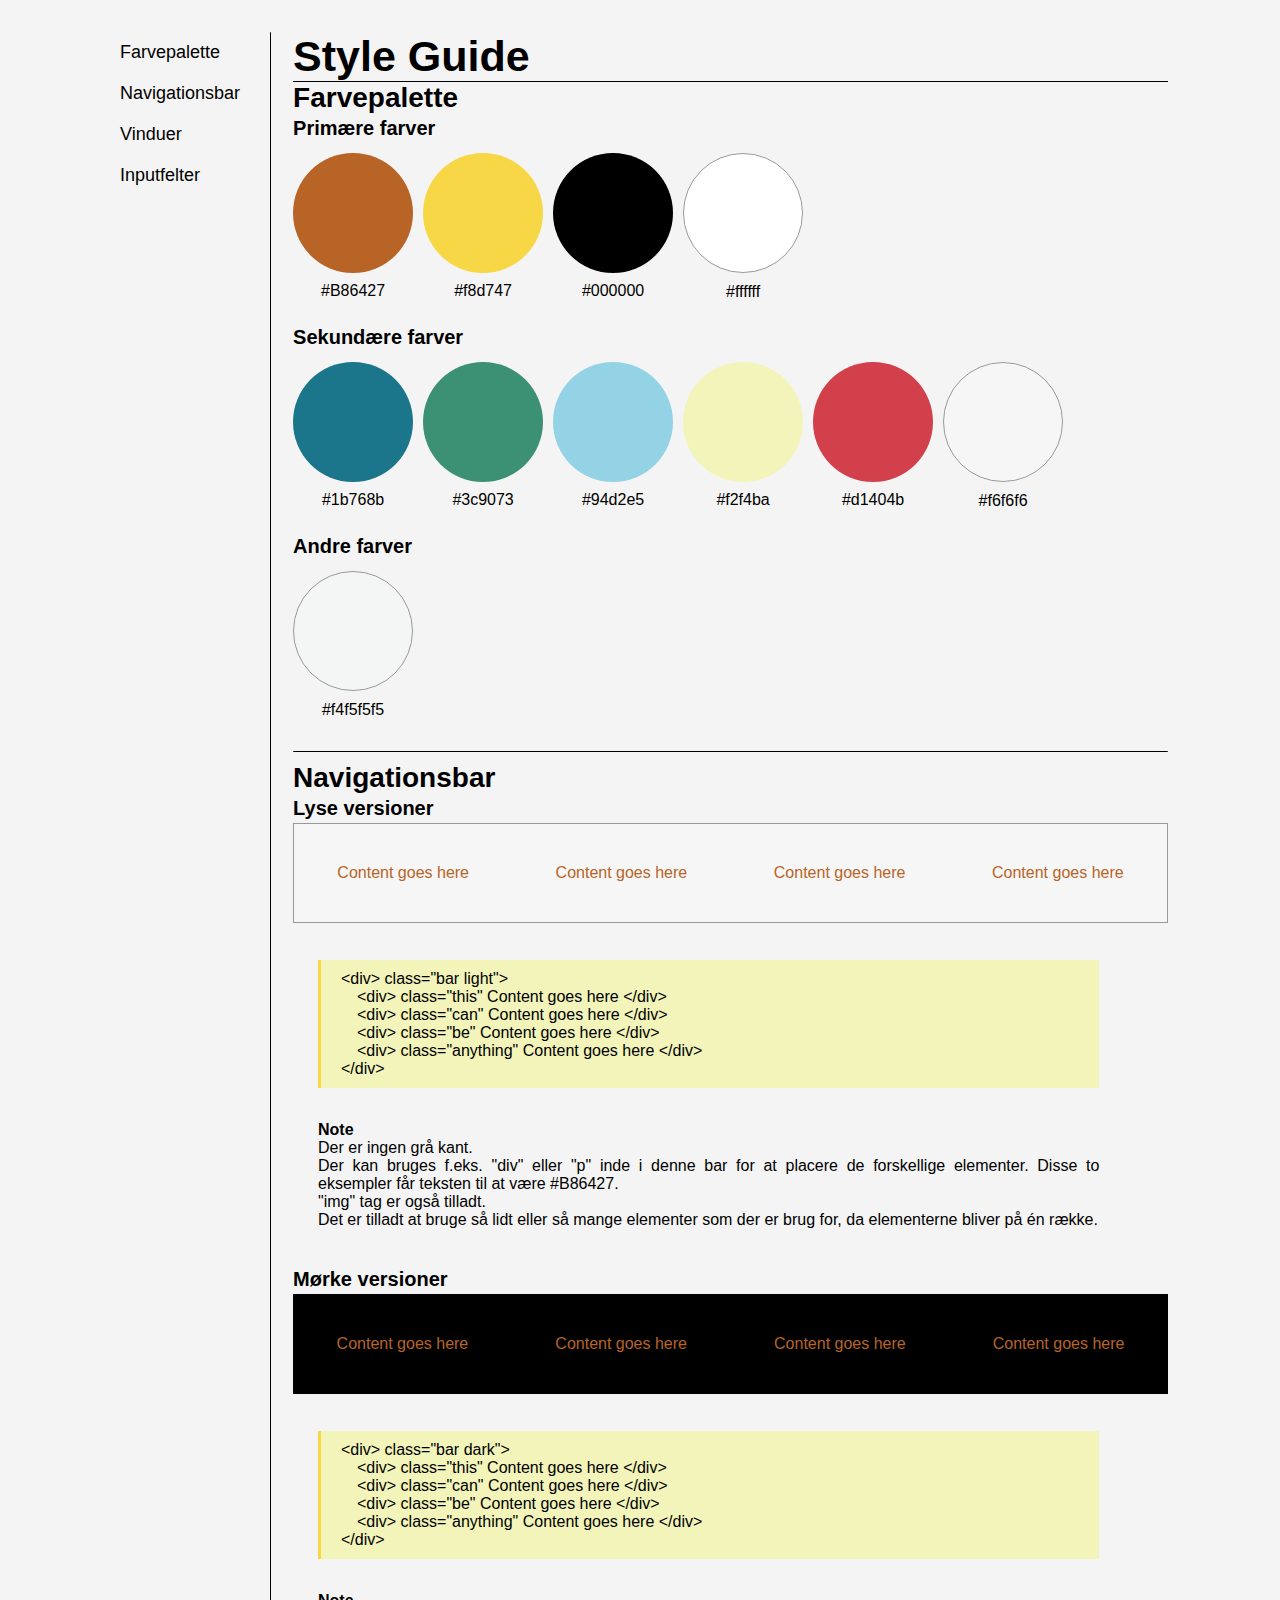
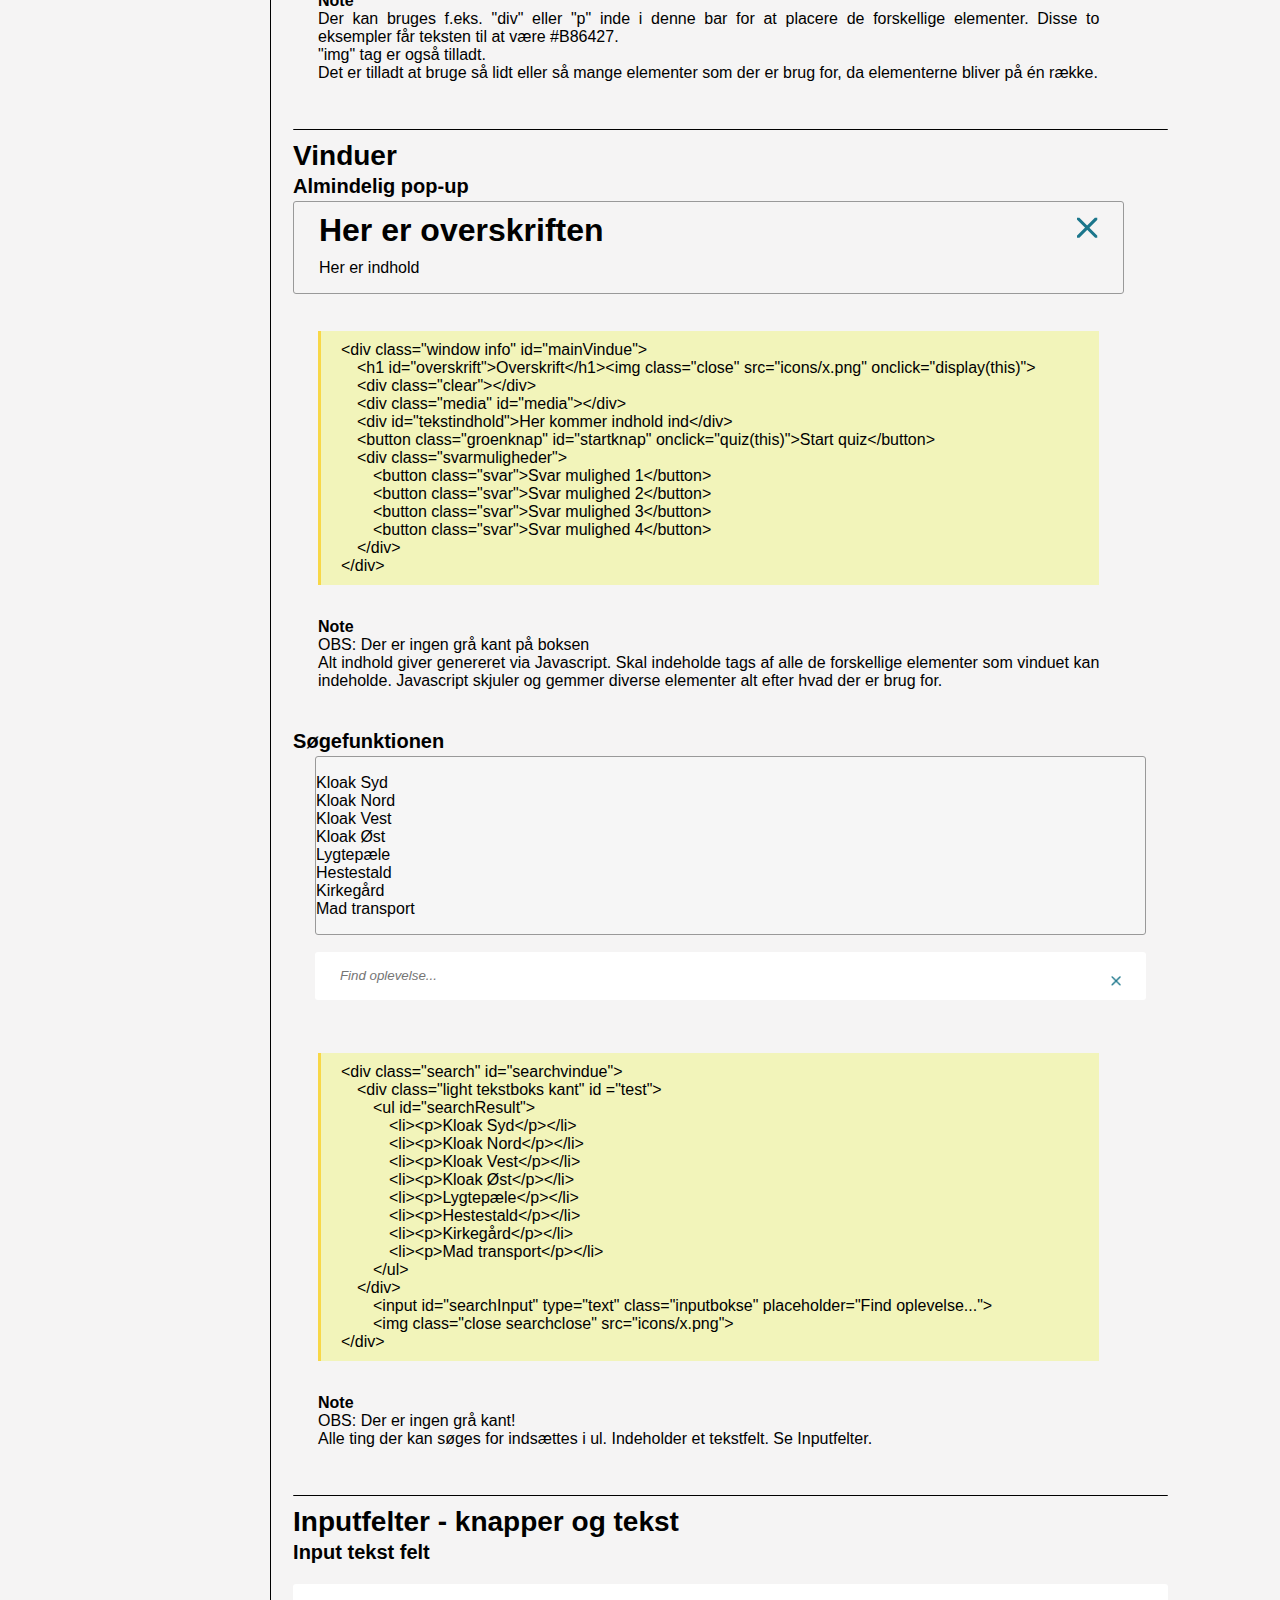
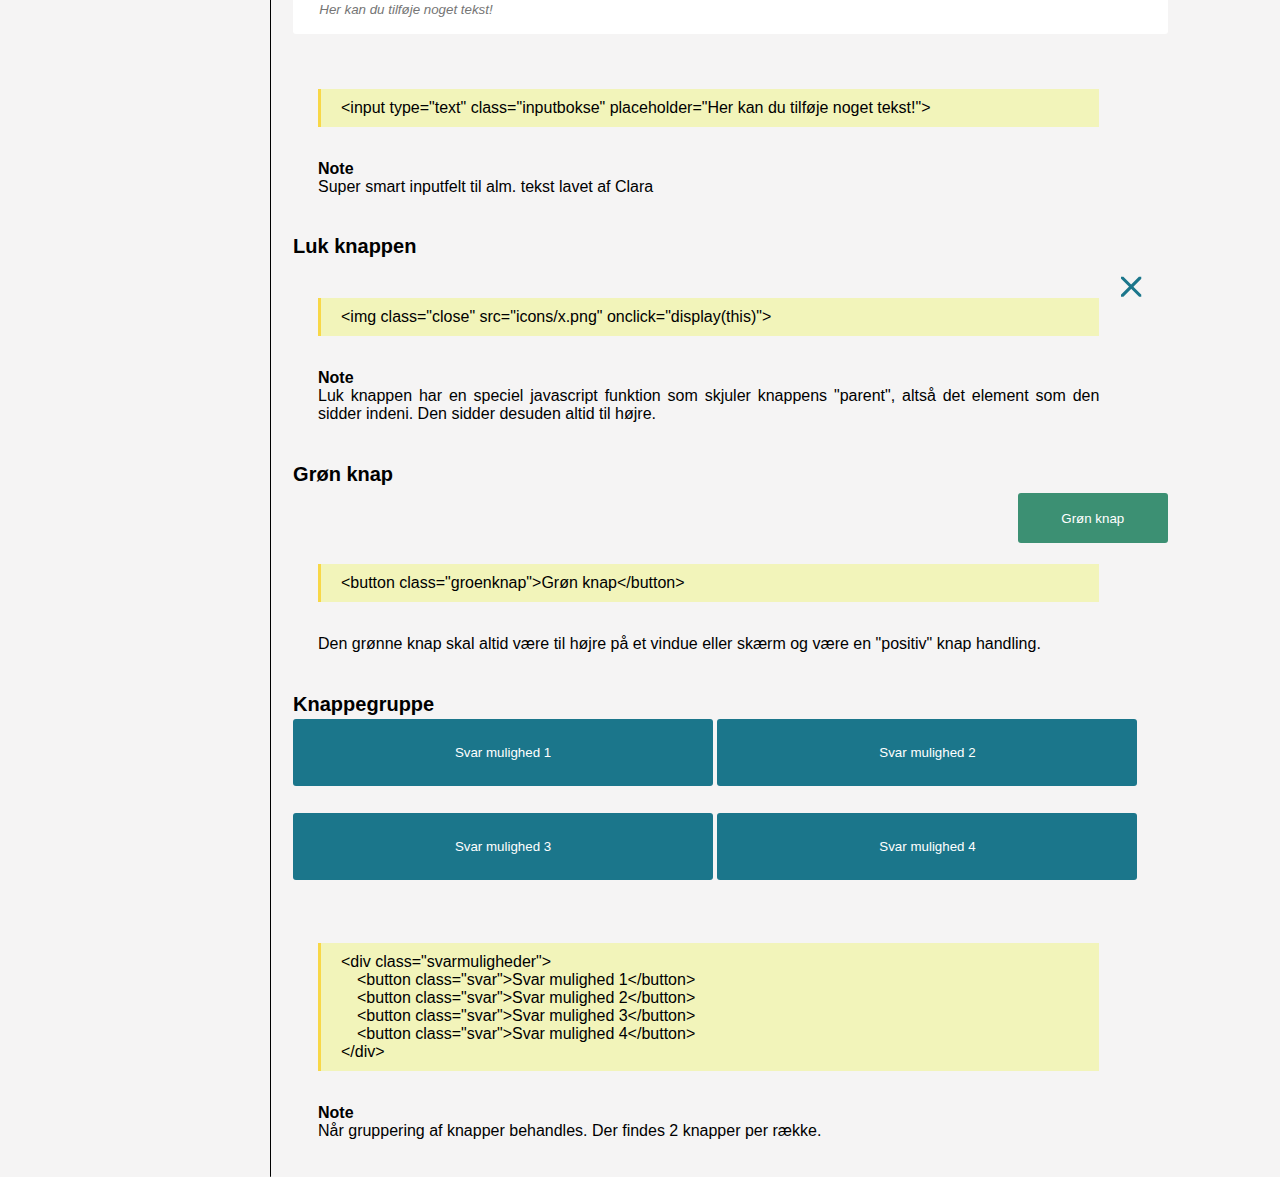
<file: styleguide/index.html>
<!DOCTYPE html>
<html lang="da-DK">
    <head>
        <meta name="viewport" content="width=device-width, initial-scale=1.0">
        <meta charset="utf-8">
        <link rel="shortcut icon" href="ico_white.ico" type="image/x-icon">
        <title>Style guide</title>
        <link rel="stylesheet" href="style.css">
        <link rel="stylesheet" href="../flugtcss.css">
        <meta name="author" content="Clara Villumsen & Lone Iversen">
    </head>
    <body>
        <div class="con">
            <nav>
                <ul>
                    <li><a href="#farvepalette">Farvepalette</a></li>
                    <li><a href="#navbar">Navigationsbar</a></li>
                    <li><a href="#vinduer">Vinduer</a></li>
                    <li><a href="#inputfelter">Inputfelter</a></li>
                </ul>
            </nav>
            <section class="styleguide">
                <header><h1>Style Guide</h1></header>
<!-- Farvepalette -->
                <article id="farvepalette">
                    <h2>Farvepalette</h2>
                    <h3>Primære farver</h3>
                    <div class="colors">
                        <div class="circle">#B86427</div>
                        <div class="circle">#f8d747</div>
                        <div class="circle">#000000</div>
                        <div class="circle">#ffffff</div>
                    </div>
                    <h3>Sekundære farver</h3>
                    <div class="colors">
                        <div class="circle">#1b768b</div>
                        <div class="circle">#3c9073</div>
                        <div class="circle">#94d2e5</div>
                        <div class="circle">#f2f4ba</div>
                        <div class="circle">#d1404b</div>
                        <div class="circle">#f6f6f6</div>
                    </div>
                    <h3>Andre farver</h3>
                    <div class="colors">
                        <div class="circle">#f4f5f5f5</div>
                    </div>
                </article>
<!-- Navigationsbar -->
                <article id="navbar">
                    <h2>Navigationsbar</h2>
                    <h3>Lyse versioner</h3>
                    <div class="bar light kant">
                        <div class="this">
                            Content goes here
                        </div>
                        <div class="can">
                            Content goes here
                        </div>
                        <div class="be">
                            Content goes here
                        </div>
                        <div class="anything">
                            Content goes here
                        </div>
                    </div>
                    <div class="info">
                        <div class="code">
                            &lt;div&gt; class="bar light"&gt;<br>
                            &emsp;&lt;div&gt; class="this" Content goes here &lt;/div&gt;<br>
                            &emsp;&lt;div&gt; class="can" Content goes here &lt;/div&gt;<br>
                            &emsp;&lt;div&gt; class="be" Content goes here &lt;/div&gt;<br>
                            &emsp;&lt;div&gt; class="anything" Content goes here &lt;/div&gt;<br>
                            &lt;/div&gt;
                        </div>
                        <div class="note">
                            <h4>Note</h4>
                            <p>Der er ingen grå kant.<br>Der kan bruges f.eks. "div" eller "p" inde i denne bar for at placere de forskellige elementer. Disse to eksempler får teksten til at være #B86427.<br>"img" tag er også tilladt.<br>Det er tilladt at bruge så lidt eller så mange elementer som der er brug for, da elementerne bliver på én række.</p>
                        </div>
                    </div>
                    <h3>Mørke versioner</h3>
                    <div class="bar dark">
                        <div class="this">
                            Content goes here
                        </div>
                        <div class="can">
                            Content goes here
                        </div>
                        <div class="be">
                            Content goes here
                        </div>
                        <div class="anything">
                            Content goes here
                        </div>
                    </div>
                    <div class="info">
                        <div class="code">
                            &lt;div&gt; class="bar dark"&gt;<br>
                            &emsp;&lt;div&gt; class="this" Content goes here &lt;/div&gt;<br>
                            &emsp;&lt;div&gt; class="can" Content goes here &lt;/div&gt;<br>
                            &emsp;&lt;div&gt; class="be" Content goes here &lt;/div&gt;<br>
                            &emsp;&lt;div&gt; class="anything" Content goes here &lt;/div&gt;<br>
                            &lt;/div&gt;
                        </div>
                        <div class="note">
                            <h4>Note</h4>
                            <p>Der kan bruges f.eks. "div" eller "p" inde i denne bar for at placere de forskellige elementer. Disse to eksempler får teksten til at være #B86427.<br>"img" tag er også tilladt.<br>Det er tilladt at bruge så lidt eller så mange elementer som der er brug for, da elementerne bliver på én række.</p>
                        </div>
                    </div>
                </article>
<!-- Vinduer -->
                <article id="vinduer">
                    <h2>Vinduer</h2>
                    <h3>Almindelig pop-up</h3>
                    <div class="window info kant" id="mainVindue">
                        <h1 id="overskrift">Her er overskriften</h1><img class="close" src="../icons/x.png">
                        <div class="clear"></div>
                        <div id="tekstindhold">Her er indhold</div>
                    </div>
                    <div class="info">
                        <div class="code">
                            &lt;div class="window info" id="mainVindue"&gt;<br>
                                &emsp;&lt;h1 id="overskrift"&gt;Overskrift&lt;/h1&gt;&lt;img class="close" src="icons/x.png" onclick="display(this)"&gt;<br>
                                &emsp;&lt;div class="clear">&lt;/div&gt;<br>
                                &emsp;&lt;div class="media" id="media"&gt;&lt;/div&gt;<br>
                                &emsp;&lt;div id="tekstindhold"&gt;Her kommer indhold ind&lt;/div&gt;<br>
                                &emsp;&lt;button class="groenknap" id="startknap" onclick="quiz(this)"&gt;Start quiz&lt;/button&gt;<br>
                                &emsp;&lt;div class="svarmuligheder"&gt;<br>
                                    &emsp;&emsp;&lt;button class="svar"&gt;Svar mulighed 1&lt;/button&gt;<br>
                                    &emsp;&emsp;&lt;button class="svar"&gt;Svar mulighed 2&lt;/button&gt;<br>
                                    &emsp;&emsp;&lt;button class="svar"&gt;Svar mulighed 3&lt;/button&gt;<br>
                                    &emsp;&emsp;&lt;button class="svar"&gt;Svar mulighed 4&lt;/button&gt;<br>
                                &emsp;&lt;/div&gt;<br>
                            &lt;/div&gt;
                        </div>
                        <div class="note">
                            <h4>Note</h4>
                            <p>OBS: Der er ingen grå kant på boksen<br>Alt indhold giver genereret via Javascript. Skal indeholde tags af alle de forskellige elementer som vinduet kan indeholde. Javascript skjuler og gemmer diverse elementer alt efter hvad der er brug for.</p>
                        </div>
                    </div>
                    <h3>Søgefunktionen</h3>
                    <div class="search" id="searchvindue">
                        <div class="light tekstboks kant" id ="test">
                            <ul id="searchResult">
                               <li><p>Kloak Syd</p></li>
                               <li><p>Kloak Nord</p></li>
                               <li><p>Kloak Vest</p></li>
                               <li><p>Kloak Øst</p></li>
                               <li><p>Lygtepæle</p></li>
                               <li><p>Hestestald</p></li>
                               <li><p>Kirkegård</p></li>
                               <li><p>Mad transport</p></li>
                            </ul>
                        </div>
                        <input id="searchInput" type="text" class="inputbokse" placeholder="Find oplevelse...">
                        <img class="close searchclose" src="../icons/x.png">
                    </div>
                    <div class="info">
                        <div class="code">
                            &lt;div class="search" id="searchvindue"&gt;<br>
                                &emsp;&lt;div class="light tekstboks kant" id ="test"&gt;<br>
                                    &emsp;&emsp;&lt;ul id="searchResult"&gt;<br>
                                       &emsp;&emsp;&emsp;&lt;li>&lt;p>Kloak Syd&lt;/p&gt;&lt;/li&gt;<br>
                                       &emsp;&emsp;&emsp;&lt;li>&lt;p>Kloak Nord&lt;/p&gt;&lt;/li&gt;<br>
                                       &emsp;&emsp;&emsp;&lt;li>&lt;p>Kloak Vest&lt;/p&gt;&lt;/li&gt;<br>
                                       &emsp;&emsp;&emsp;&lt;li>&lt;p>Kloak Øst&lt;/p&gt;&lt;/li&gt;<br>
                                       &emsp;&emsp;&emsp;&lt;li>&lt;p>Lygtepæle&lt;/p&gt;&lt;/li&gt;<br>
                                       &emsp;&emsp;&emsp;&lt;li>&lt;p>Hestestald&lt;/p&gt;&lt;/li&gt;<br>
                                       &emsp;&emsp;&emsp;&lt;li>&lt;p>Kirkegård&lt;/p&gt;&lt;/li&gt;<br>
                                       &emsp;&emsp;&emsp;&lt;li>&lt;p>Mad transport&lt;/p&gt;&lt;/li&gt;<br>
                                    &emsp;&emsp;&lt;/ul&gt;<br>
                                &emsp;&lt;/div&gt;<br>
                                &emsp;&emsp;&lt;input id="searchInput" type="text" class="inputbokse" placeholder="Find oplevelse..."&gt;<br>
                                &emsp;&emsp;&lt;img class="close searchclose" src="icons/x.png"&gt;<br>
                            &lt;/div&gt;
                        </div>
                        <div class="note">
                            <h4>Note</h4>
                            <p>OBS: Der er ingen grå kant!<br>Alle ting der kan søges for indsættes i ul. Indeholder et tekstfelt. Se Inputfelter.</p>
                        </div>
                    </div>
                </article>
<!-- Input knapper og tekst -->
                <article id="inputfelter">
                    <h2>Inputfelter - knapper og tekst</h2>
                    <h3>Input tekst felt</h3>
                    <input type="text" class="inputbokse" placeholder="Her kan du tilføje noget tekst!">
                    <div class="info">
                        <div class="code">
                            &lt;input type="text" class="inputbokse" placeholder="Her kan du tilføje noget tekst!"&gt;
                        </div>
                        <div class="note">
                            <h4>Note</h4>
                            <p>Super smart inputfelt til alm. tekst lavet af Clara</p>
                        </div>
                    </div>
                    <h3>Luk knappen</h3>
                    <div class="keephere">
                        <img class="close" src="../icons/x.png">
                    </div>
                    <div class="info">
                        <div class="code">
                            &lt;img class="close" src="icons/x.png" onclick="display(this)"&gt;
                        </div>
                        <div class="note">
                            <h4>Note</h4>
                            <p>Luk knappen har en speciel javascript funktion som skjuler knappens "parent", altså det element som den sidder indeni. Den sidder desuden altid til højre.</p>
                        </div>
                    </div>
                    <h3>Grøn knap</h3>
                    <div class="keephere">
                        <button class="groenknap">Grøn knap</button>
                    </div>
                    <div class="info">
                        <div class="code">
                            &lt;button class="groenknap"&gt;Grøn knap&lt;/button&gt;
                        </div>
                        <div class="note">
                            <p>Den grønne knap skal altid være til højre på et vindue eller skærm og være en "positiv" knap handling.</p>
                        </div>
                    </div>
                    <h3>Knappegruppe</h3>
                    <div class="keephere">
                        <div class="svarmuligheder">
                            <button class="svar">Svar mulighed 1</button>
                            <button class="svar">Svar mulighed 2</button>
                            <button class="svar">Svar mulighed 3</button>
                            <button class="svar">Svar mulighed 4</button>
                        </div>
                    </div>
                    <div class="info">
                        <div class="code">
                            &lt;div class="svarmuligheder"&gt;<br>
                                &emsp;&lt;button class="svar">Svar mulighed 1&lt;/button&gt;<br>
                                &emsp;&lt;button class="svar">Svar mulighed 2&lt;/button&gt;<br>
                                &emsp;&lt;button class="svar">Svar mulighed 3&lt;/button&gt;<br>
                                &emsp;&lt;button class="svar">Svar mulighed 4&lt;/button&gt;<br>
                            &lt;/div&gt;
                        </div>
                        <div class="note">
                            <h4>Note</h4>
                            <p>Når gruppering af knapper behandles. Der findes 2 knapper per række.</p>
                        </div>
                    </div>
                </article>
            </section>
        </div>
        <script src="effects.js"></script>
    </body>
</html>
</file>
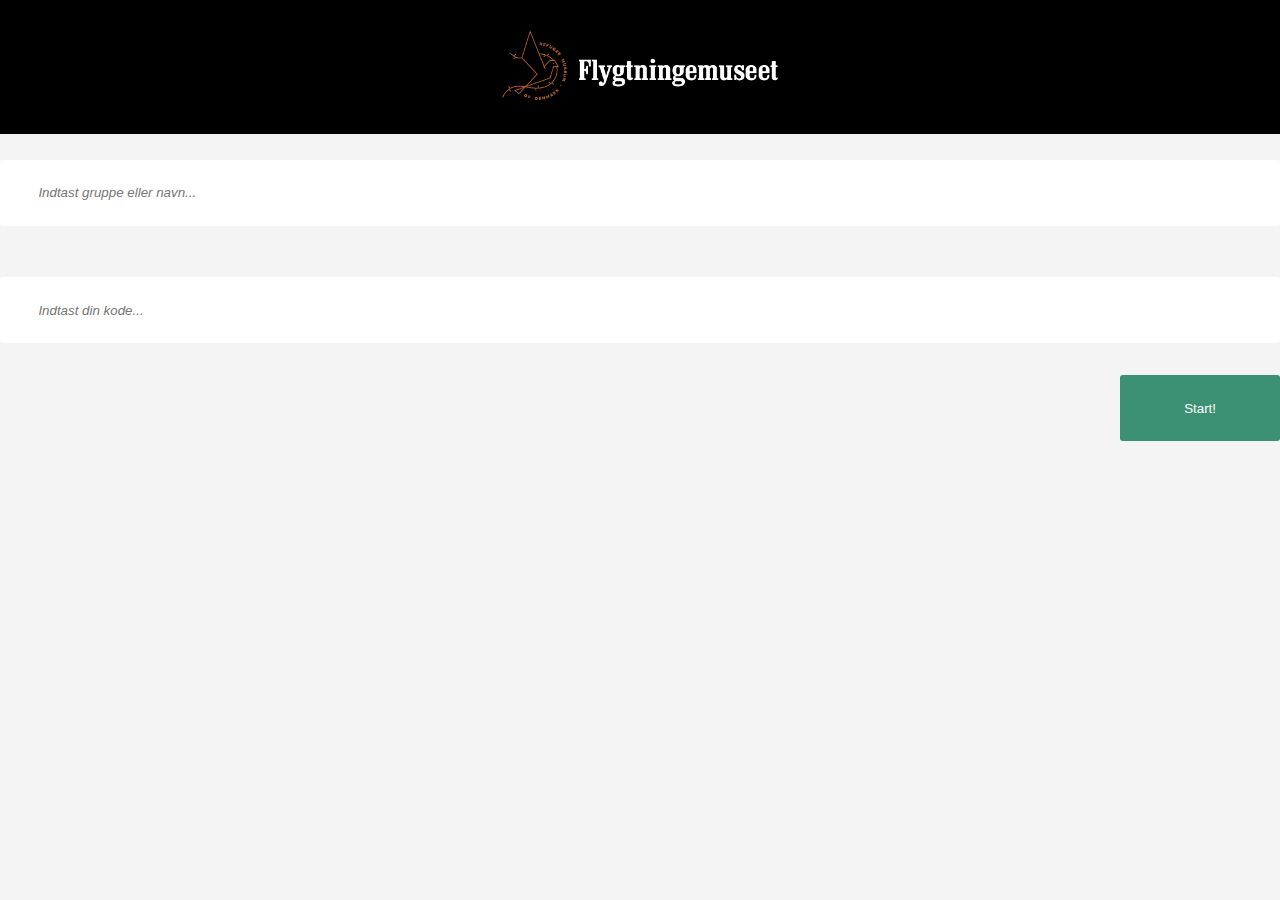
<file: flugtlogin.html>
<!doctype html>
<html lang="da">
    <head>
       <meta charset="utf-8">
       <meta name="viewport" content="width=device-width, initial-scale=1.0">
       <title>Login - Flygtningemuseet</title>
       <link href="flugtcss.css" rel="stylesheet" type="text/css">
        
    </head>
    <body>
        <div id="sortBox">
            <img id="flugtLogo" src="img/FM_BadgeTypeWhite.png" alt="Flygtningemuseets logo">
        </div>
        <input type="text" placeholder="Indtast gruppe eller navn..." id="kaldenavnInput" class="inputbokse">
        <input type="text" placeholder="Indtast din kode..." id="kodeInput" class="inputbokse">
        <button class="groenknap">Start!</button>
    </body>
</html>
</file>
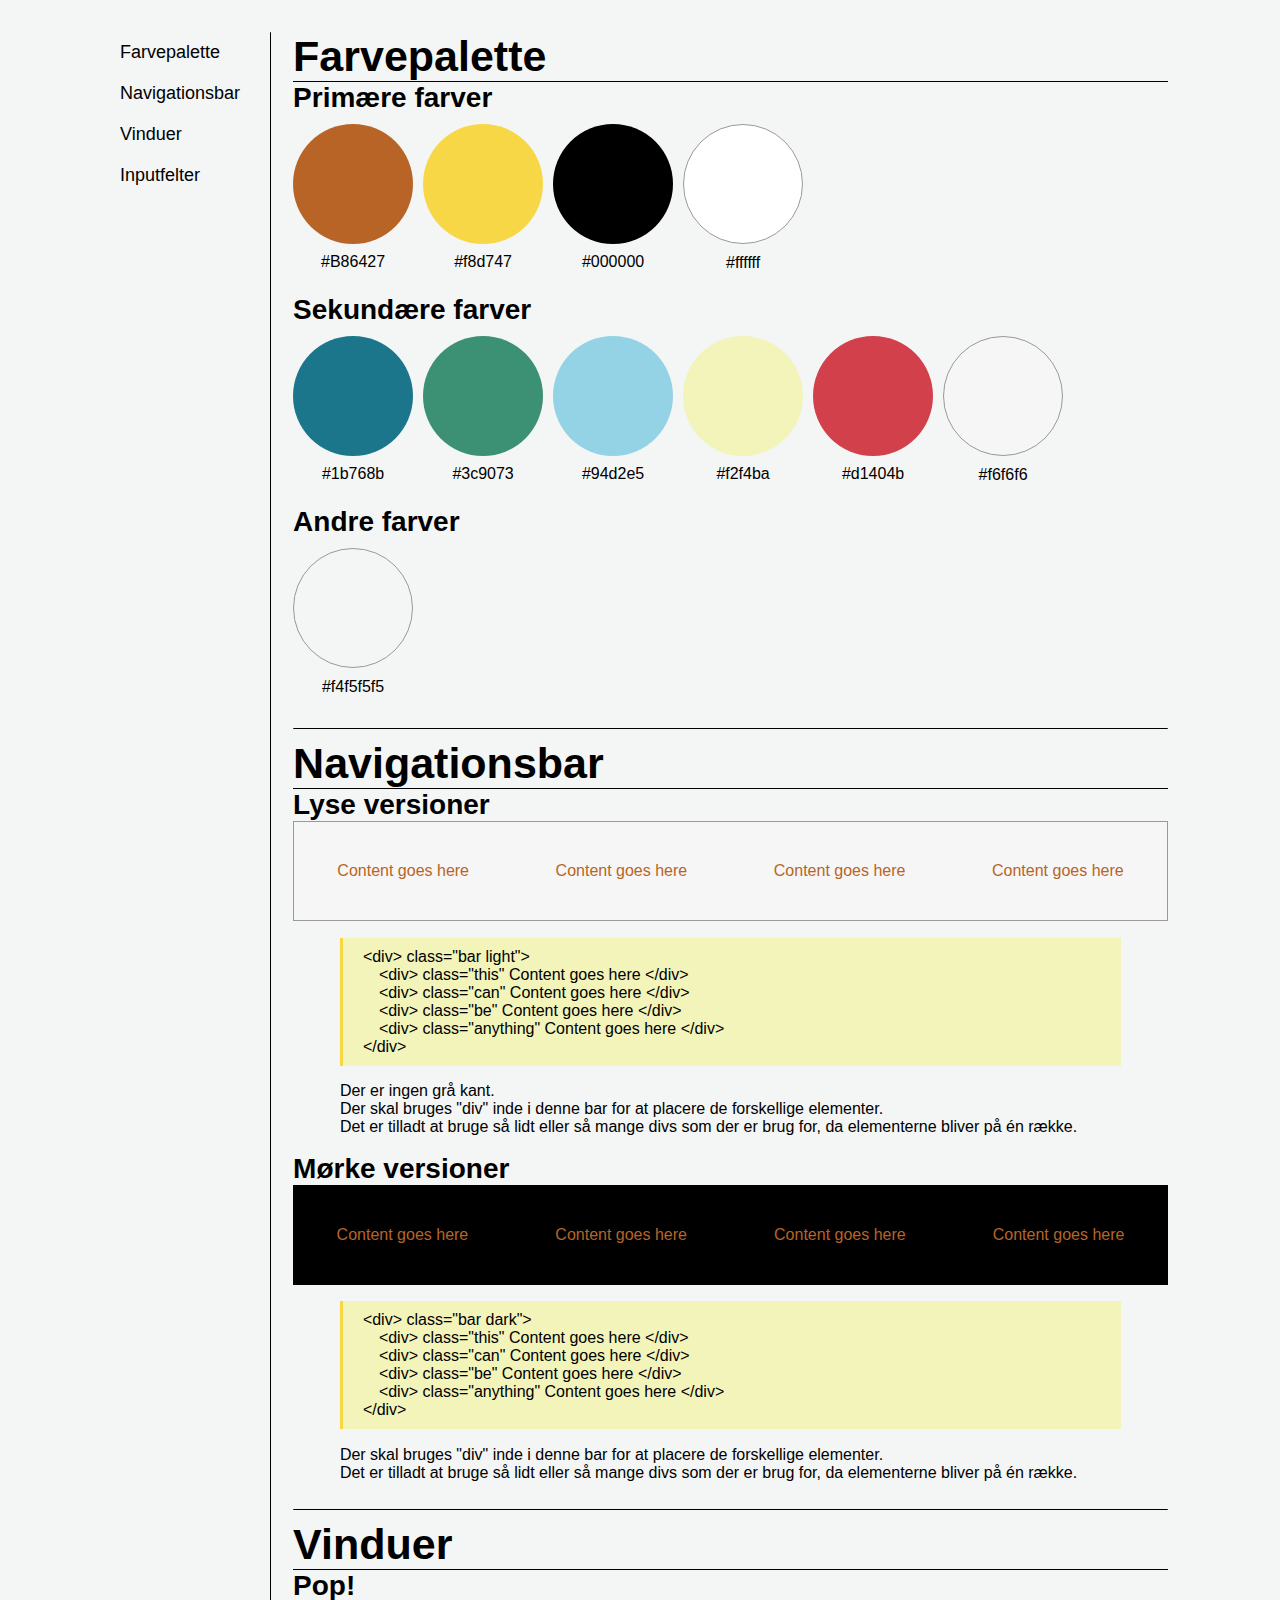
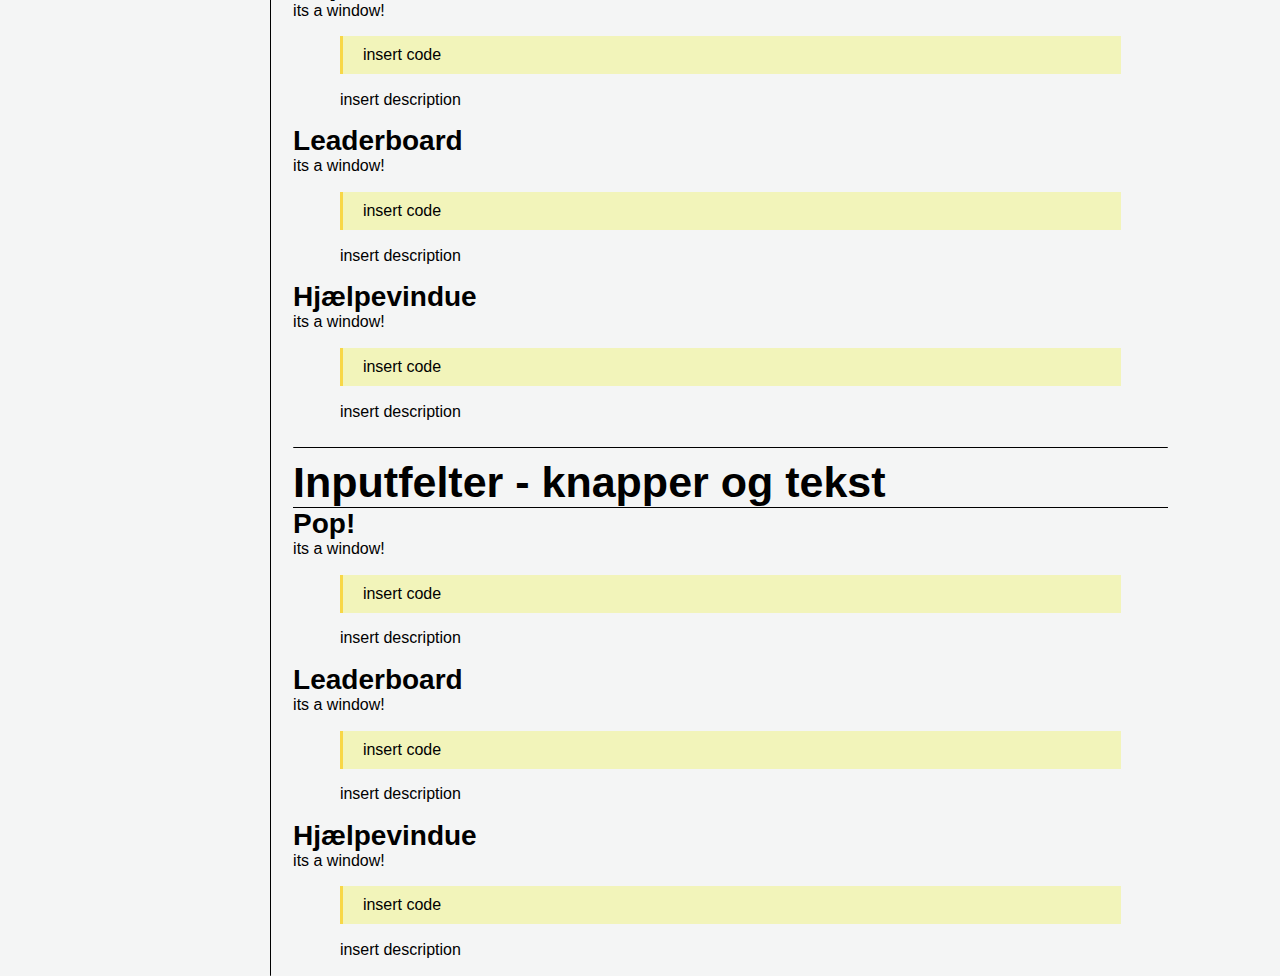
<file: styleguide/styleguide.html>
<!DOCTYPE html>
<html lang="da-DK">
    <head>
        <meta name="viewport" content="width=device-width, initial-scale=1.0">
        <meta charset="utf-8">
        <link rel="shortcut icon" href="ico_white.ico" type="image/x-icon">
        <title>Style guide</title>
        <link rel="stylesheet" href="../flugtcss.css">
        <link rel="stylesheet" href="style.css">
        <meta name="author" content="Clara Villumsen & Lone Iversen">
    </head>
    <body>
        <div class="con">
            <nav>
                <ul>
                    <li><a href="#farvepalette">Farvepalette</a></li>
                    <li><a href="#navbar">Navigationsbar</a></li>
                    <li><a href="#windows">Vinduer</a></li>
                    <li><a href="#fields">Inputfelter</a></li>
                </ul>
            </nav>
            <section class="styleguide">
<!--- Farvepalette --->
                <article id="farvepalette">
                    <header><h1>Farvepalette</h1></header>
                    <h2>Primære farver</h2>
                    <div class="colors">
                        <div class="circle">#B86427</div>
                        <div class="circle">#f8d747</div>
                        <div class="circle">#000000</div>
                        <div class="circle">#ffffff</div>
                    </div>
                    <h2>Sekundære farver</h2>
                    <div class="colors">
                        <div class="circle">#1b768b</div>
                        <div class="circle">#3c9073</div>
                        <div class="circle">#94d2e5</div>
                        <div class="circle">#f2f4ba</div>
                        <div class="circle">#d1404b</div>
                        <div class="circle">#f6f6f6</div>
                    </div>
                    <h2>Andre farver</h2>
                    <div class="colors">
                        <div class="circle">#f4f5f5f5</div>
                    </div>
                </article>
<!--- Navigationsbar --->
                <article id="navbar">
                    <header><h1>Navigationsbar</h1></header>
                    <h2>Lyse versioner</h2>
                    <div class="bar light kant">
                        <div class="this">
                            Content goes here
                        </div>
                        <div class="can">
                            Content goes here
                        </div>
                        <div class="be">
                            Content goes here
                        </div>
                        <div class="anything">
                            Content goes here
                        </div>
                    </div>
                    <section class="info">
                        <div class="code">
                            &lt;div&gt; class="bar light"&gt;<br>
                            &emsp;&lt;div&gt; class="this" Content goes here &lt;/div&gt;<br>
                            &emsp;&lt;div&gt; class="can" Content goes here &lt;/div&gt;<br>
                            &emsp;&lt;div&gt; class="be" Content goes here &lt;/div&gt;<br>
                            &emsp;&lt;div&gt; class="anything" Content goes here &lt;/div&gt;<br>
                            &lt;/div&gt;
                        </div>
                        <div class="note">
                            <p>Der er ingen grå kant.<br>Der skal bruges "div" inde i denne bar for at placere de forskellige elementer.<br>Det er tilladt at bruge så lidt eller så mange divs som der er brug for, da elementerne bliver på én række.</p>
                        </div>
                    </section>
                    <h2>Mørke versioner</h2>
                    <div class="bar dark">
                        <div class="this">
                            Content goes here
                        </div>
                        <div class="can">
                            Content goes here
                        </div>
                        <div class="be">
                            Content goes here
                        </div>
                        <div class="anything">
                            Content goes here
                        </div>
                    </div>
                    <section class="info">
                        <div class="code">
                            &lt;div&gt; class="bar dark"&gt;<br>
                            &emsp;&lt;div&gt; class="this" Content goes here &lt;/div&gt;<br>
                            &emsp;&lt;div&gt; class="can" Content goes here &lt;/div&gt;<br>
                            &emsp;&lt;div&gt; class="be" Content goes here &lt;/div&gt;<br>
                            &emsp;&lt;div&gt; class="anything" Content goes here &lt;/div&gt;<br>
                            &lt;/div&gt;
                        </div>
                        <div class="note">
                            <p>Der skal bruges "div" inde i denne bar for at placere de forskellige elementer.<br>Det er tilladt at bruge så lidt eller så mange divs som der er brug for, da elementerne bliver på én række.</p>
                        </div>
                    </section>
                </article>
<!--- Vinduer --->
                <article id="windows">
                    <header><h1>Vinduer</h1></header>
                    <h2>Pop!</h2>
                    <div class="pop vindue">
                        its a window!
                    </div>
                    <section class="info">
                        <div class="code">
                            insert code
                        </div>
                        <div class="note">
                            <p>insert description</p>
                        </div>
                    </section>
                    <h2>Leaderboard</h2>
                    <div class="pop vindue">
                        its a window!
                    </div>
                    <section class="info">
                        <div class="code">
                            insert code
                        </div>
                        <div class="note">
                            <p>insert description</p>
                        </div>
                    </section>
                    <h2>Hjælpevindue</h2>
                    <div class="pop vindue">
                        its a window!
                    </div>
                    <section class="info">
                        <div class="code">
                            insert code
                        </div>
                        <div class="note">
                            <p>insert description</p>
                        </div>
                    </section>
                </article>
<!--- Input knapper og tekst --->
                <article id="fields">
                    <header><h1>Inputfelter - knapper og tekst</h1></header>
                    <h2>Pop!</h2>
                    <div class="pop vindue">
                        its a window!
                    </div>
                    <section class="info">
                        <div class="code">
                            insert code
                        </div>
                        <div class="note">
                            <p>insert description</p>
                        </div>
                    </section>
                    <h2>Leaderboard</h2>
                    <div class="pop vindue">
                        its a window!
                    </div>
                    <section class="info">
                        <div class="code">
                            insert code
                        </div>
                        <div class="note">
                            <p>insert description</p>
                        </div>
                    </section>
                    <h2>Hjælpevindue</h2>
                    <div class="pop vindue">
                        its a window!
                    </div>
                    <section class="info">
                        <div class="code">
                            insert code
                        </div>
                        <div class="note">
                            <p>insert description</p>
                        </div>
                    </section>
                </article>
            </section>
        </div>
        <script src="effects.js"></script>
    </body>
</html>
</file>
<file: styleguide/style.css>
html {
    margin:0;
    padding:0;
    box-sizing: border-box;
    min-height:100%;
}

*, *:before, *:after {
    margin:0;
    padding:0;
    box-sizing: inherit;
    /* margin & padding indgår i height & width i alle elementer*/
}

body {
    background-color:#f4f5f5f5;
    font-family:'proxima-nova','Proxima Nova', sans-serif;
    font-size:16px;
    min-height:100%;
    padding:2.5% 0 0;
}

.clear {
    clear:both;
}

.con {
    margin:0 auto;
    height:100%;
    display:flex;
    max-width: 1100px;
}

@media only screen and (max-width: 700px) {
    .con {
        display:block;
    }
}

/******** Navigation *********/

nav {
    border-right:1px solid black;
    border-radius: 1px;
}

nav ul {
    list-style-type: none;
    display:flex;
    flex-direction: column;
}

nav ul > li a {
    display:inline-block;
    padding:10px 30px 10px;
    text-decoration: none;
    font-size:18px;
    color:black;
    text-align: center;
}

li a:hover, li a:active {
    color:#B86427;
}


@media only screen and (max-width: 700px) {
    body {
        padding:0;
    }
    
    nav {
        position: fixed;
        right:0;
        left:0;
        border-right:none;
        padding: 3% 2%;
        background-color:black;
        z-index: 1;
    }
    
    nav ul {
        flex-direction: row;
        justify-content: space-between;
    }
    nav ul > li a {
        color:white;
        padding:0;
    }
}

/******** Styleguide Section *********/

section.styleguide {
    height:100%;
    width:96%;
    margin: 0 2%;
}

.styleguide article {
    padding-bottom:10px;
    margin-bottom:10px;
    border-bottom:1px solid black;
    border-radius:1px;
}

.styleguide article:last-child {
    border:none;
    padding:0;
}

article div.info {
    display:flex;
    flex-wrap: wrap;
    margin:20px 0;

}

article div.info > div {
    width:100%;
    flex-grow:1;
}

article p {
    margin:0;
}

.code {
    border-left:3px solid #f8d747;
    background-color: #f2f4ba;
    padding:10px 20px;
}

header h1 {
    font-size:43px;
    border-bottom: 1px solid black;
}

h2 {
    font-size:28px;
}

h3 {
    font-size:20px;
    padding:3px 0;
}


@media only screen and (max-width: 700px) {
    section.styleguide {
        padding:11% 0 2%;
    }
}

/******** Elements *********/

.colors {
    display:flex;
    flex-wrap:wrap;
}

.colors > .circle {
    height:120px;
    width:120px;
    text-align: center;
    line-height:275px;
    border-radius: 50%;
    margin:10px 10px 50px 0;
    color:black;
}

.circle:last-child {
    margin-right:0;
}

.kant { /*Tilføj grå kant så det kan ses på denne baggrundsfarve*/
    border:1px solid #999999;
}


/******** Ændringer i Elementer for at det passer til Style Guide *********/

#mainwindow, .window {
    display:block!important;
    position:relative!important;
    overflow-y: hidden!important;
    overflow-x:hidden!important;
    width:100%!important;
    margin:0!important;
}

#tekstindhold {
    padding:0!important;
}

#media {
    width:100%!important;
}

#searchvindue, #searchvindue ul, #test {
    position:relative!important;
    display:block!important;
    visibility: visible!important;
}

.svarmuligheder {
    display:block!important;
}

.keephere {
    position:relative!important;
}
</file>
<file: flugtcss.css>
html {
    margin:0;
    padding:0;
    box-sizing: border-box;
    min-height:100%;
}

*, *:before, *:after {
    margin:0;
    padding:0;
    box-sizing: inherit;
    /* padding etc indgår i height & width i alle elementer*/
}

.clear {clear:both;}

body {
    background-color: #f5f4f4;
    font-family: 'proxima-nova', 'Proxima Nova', sans-serif;
    font-size:16px;
}

#sortBox {
    text-align: center;
    background-color: black;
    max-height: 200px;
}

#flugtLogo {
    margin: 30px;
    height: 70px;
}

.login {
    margin:30% auto;
    width:80%;
}

@media only screen and (min-width: 700px) {
    .login {
        margin:10% auto;
    }
}

.inputbokse {
    width: 100%;
    margin:2% 0;
    padding:2% 3%;
    border-radius: 3px;
    border-style: hidden;
}

.inputbokse::placeholder {
    font-style: italic;
}

.groenknap {
    padding:2% 5%;
    border-radius: 3px;
    border-style: hidden;
    background-color: #3c9073;
    color: white;
    float: right;
    margin: 0.5% 0;
}

footer {
    margin:2%;
    height:30%;
    position:absolute;
    bottom:0;
    right:0;
    left:0;
    background-image:url('img/pattern.png');
    background-position: top left;
    background-size: 200%;
    z-index: -1;
}

@media only screen and (min-width: 700px) {
    footer {
        background-size:100%;
    }
}

p {
    text-align: justify;
    margin:2% 3%;
}

.tekstboks {
    padding-top:2%;
    padding-bottom:2%;
    visibility: hidden;
}

.search .tekstboks {
    border-radius: 3px;
}


/* Navigationsbar */

.line {
    background-color:#444;
    color:white;
    display: flex;
    justify-content: space-between;
    z-index: 2;
}

.line > div {
    padding:1% 2.5%;
    z-index: 3;

}

.rute {
    display:inline-block;
    height:10px;
    width:10px;
    border-radius: 50%;
}

.nr1 {
    background-color:#d1404b;
}

.nr2 {
    background-color:#f8d747;
}

.nr3 {
    background-color:dodgerblue;
}

.bar {
    display:flex;
    flex-wrap: nowrap;
    justify-content: space-around;
    align-items: center;
    height:100px;
}

.bar > div, .bar > p {
    color:#B86427;
}

.bar > img {
    flex:none;
    display:block;
    margin:0 auto;
    height:55px;
}

.top {
    position:relative;
    top:0;
    left:0;
    right:0;
    z-index:1;
}

.top img {
    border:1px solid transparent;
    border-radius: 50%;
}

.bottom {
    position:absolute;
    bottom:0;
    left:0;
    right:0;
    z-index:1;
}

/* Versioner */

.dark {
    background-color:black;
}

.light {
    background-color:#f6f6f6;
}


/* Kort over lejren */
.map {
    position:absolute;
    background-image: url('img/map.png');
    background-position: center;
    top:100px;
    left:0;
    right:0;
    bottom:100px;
}

/* Elementer på kort */

.punkt {
    height:65px;
}

#kirke {
    position:absolute;
    left:10%;
    right:10%;
    top:10%;
}

#kloak {
    position:absolute;
    left:40%;
    right:40%;
    top:50%;
}

/* Vinduer */

.window {
    text-align: left;
    background-color:#f5f4f4;
    position:absolute;
    border-radius: 3px;
    max-width:95%;
    margin:2%;
    display:none;
    overflow-y: scroll;
    max-height:85%;
}

.placeholder {
    display:block;
    font-style: italic;
    padding:2% 3%;
}

.close {
    position:absolute;
    right:0;
    margin:15px 3%;
    z-index:2;
}

.searchclose {
    position:absolute;
    right:0;
    margin:3% 3%;
    line-height:16px;
}


/* Vindue til at hjælpe */

.help {
    padding:10px 20px;
}

.help:after {
    content: '';
    position: absolute;
    bottom:0;
	left: 50%;
	border: 15px solid transparent;
	border-top-color: #f5f4f4;
	border-bottom: 0;
	margin-left:-14px;
	margin-bottom: -14px;
}

.search {
    position:absolute;
    width:95%;
    left:0;
    right:0;
    margin:0 auto;
    bottom:2%;
    display:none;
}

.search > div, .search > input {
    position:relative;
    
}

.search > img {
    position:absolute;
    bottom:2%;
    z-index: 2;
    height:10px;
}

/* Vindue der indeholder informationer */

.info {
    top:11%;
    left:0;
    right:0;
    margin:0 auto;
    width:95%;
}

.info > p, .info > button, .info > div {
    text-align: justify;
    margin:2% 3%;
}

.window h1 {
    padding: 10px 3%;
    float:left;
}

.info > .media {
    position:relative;
    background-color:#333;
    height:150px;
    margin:0;
}

.play {
    background-color:#d1404b;
    position:absolute;
    left:50%;
    top:50%;
    width:60px;
    height:60px;
    margin-top:-30px;
    margin-left:-30px;
    border-radius: 50%;
    color:white;
    font-size:44px;
    text-align: center;
}

.svarmuligheder {
    display:flex;
    justify-content: space-between;
    flex-wrap: wrap;
    display:none;
}

.svar {
    width:48%;
    border:0;
    padding:3% 2%;
    margin-bottom:3%;
    background-color:#1b768b;
    color:white;
    border-radius: 3px;
    font-weight: 500;
}



/* Vindue til score */

#gruppeliste #you {
    background-color:#f2f4ba;
}

#gruppeliste {
    list-style-type: none;
    border-radius: 3px;
    margin-bottom: 3px;
}

#gruppeliste li {
    display: flex;
    width:100%;
}

#gruppeliste li span {
    width:85%;
    padding:2%;
}

#gruppeliste li span:first-child {
    width:7.5%;
}

#gruppeliste li span:last-child {
    text-align: right;
    width:30%;
}

/* Søgefunktion */

#searchResult {
    visibility: hidden;
    list-style-type: none;
}
</file>
